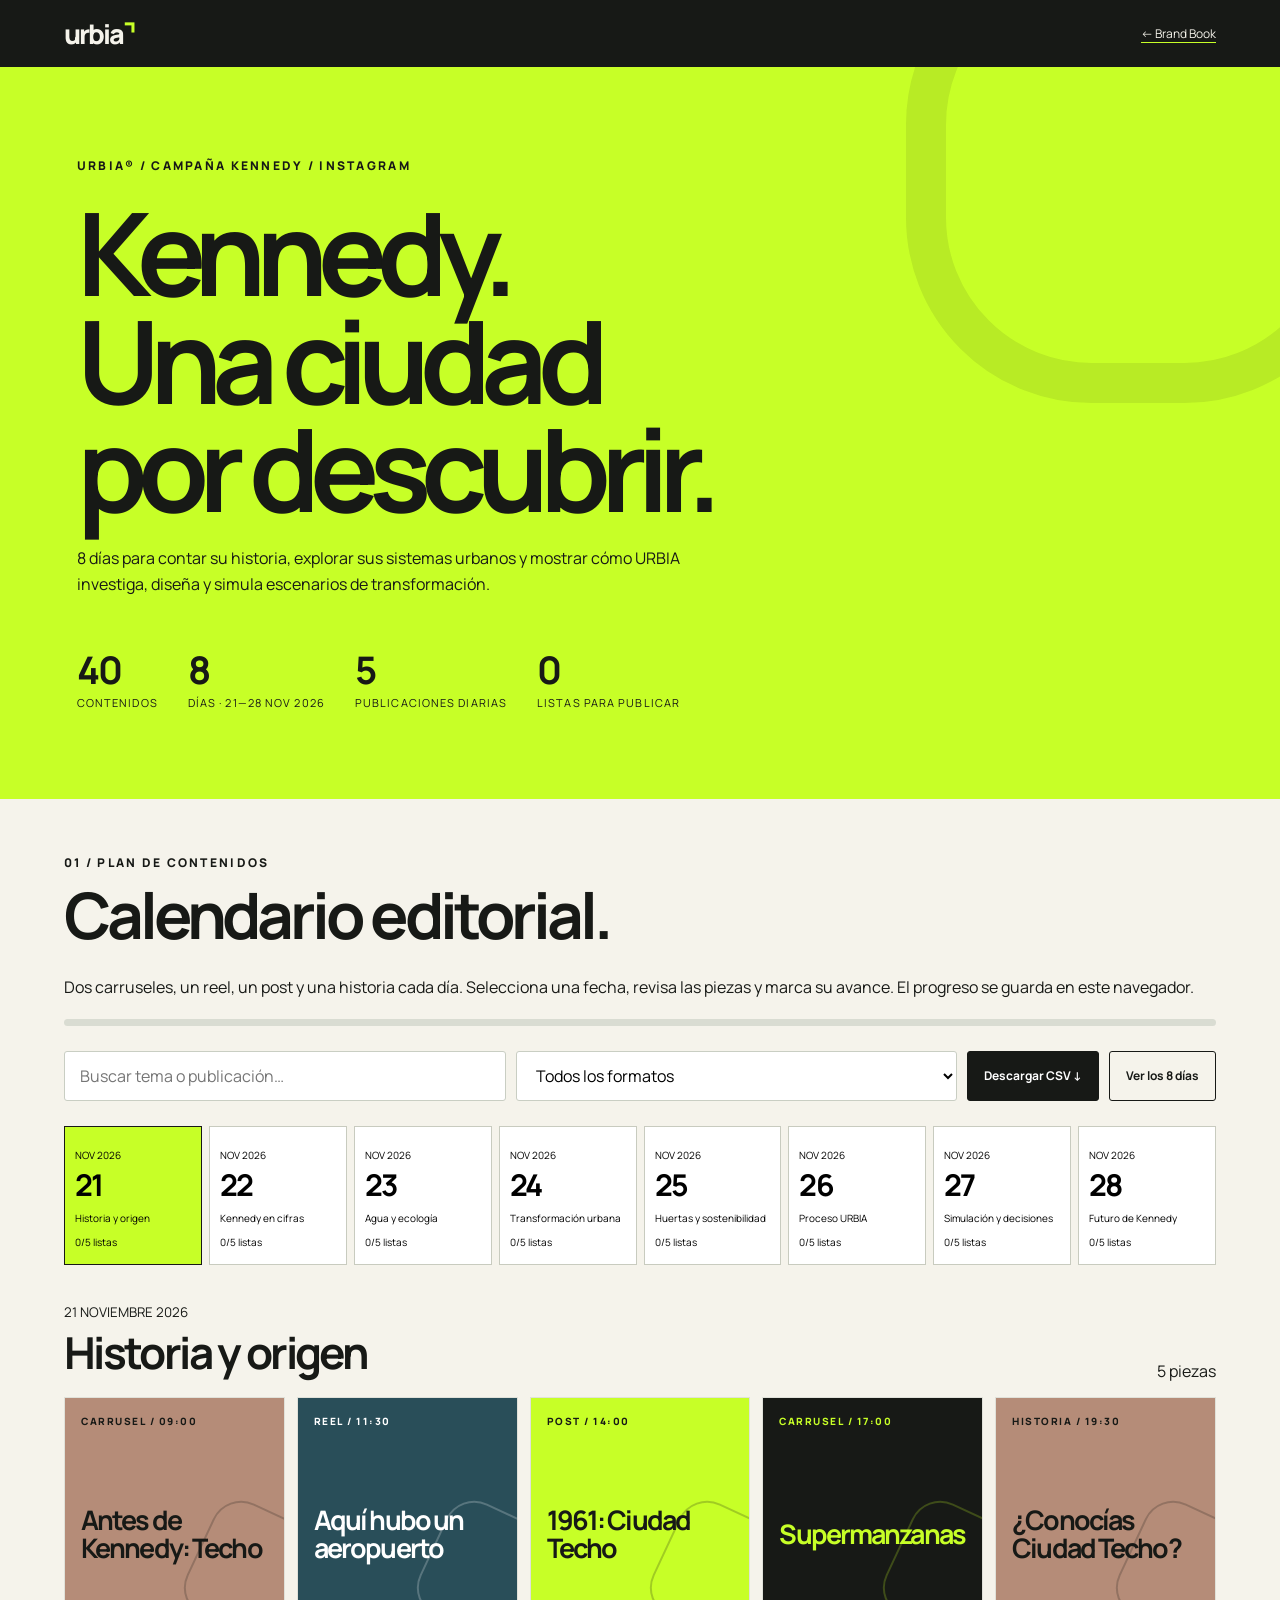
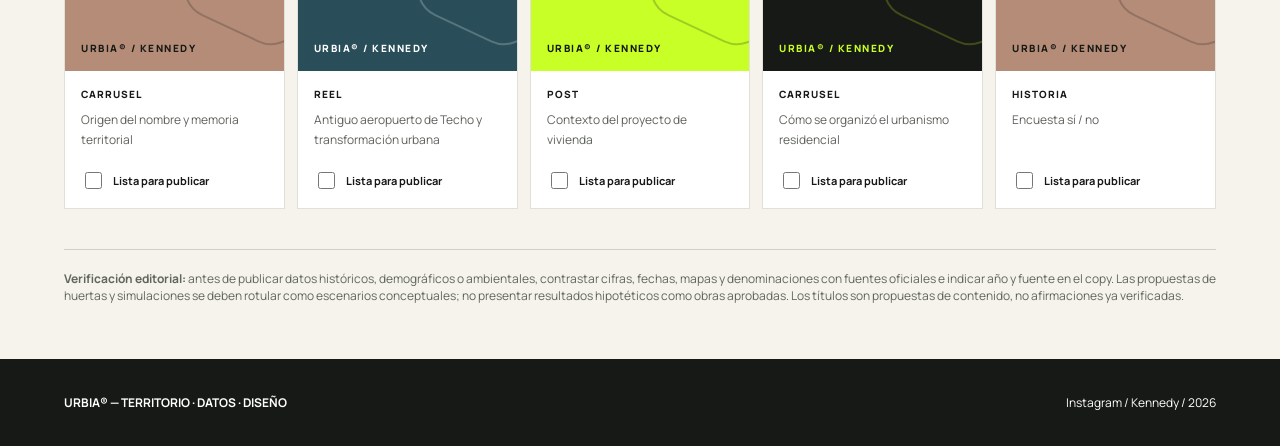
<file: parrilla-kennedy.html>
<!doctype html><html lang="es"><head><meta charset="utf-8"><meta name="viewport" content="width=device-width,initial-scale=1"><title>URBIA® — Parrilla Instagram Kennedy</title><link href="https://fonts.googleapis.com/css2?family=Manrope:wght@400;500;600;700;800&display=swap" rel="stylesheet"><style>
:root{--lime:#C7FF27;--ink:#171916;--ivory:#F5F3EB;--clay:#B58C78;--blue:#294E59}*{box-sizing:border-box}html{scroll-behavior:smooth}body{margin:0;background:var(--ivory);color:var(--ink);font-family:Manrope,Arial,sans-serif}a{color:inherit}button,input,select{font:inherit}button{cursor:pointer}.top{position:sticky;top:0;background:var(--ink);color:var(--ivory);z-index:10;padding:15px clamp(20px,5vw,80px);display:flex;align-items:center;justify-content:space-between;gap:15px}.brand{font-size:27px;font-weight:800;letter-spacing:-2px;text-decoration:none}.brand span{color:var(--lime)}.top a:last-child{font-size:12px;text-decoration:none;border-bottom:1px solid var(--lime)}.hero{background:var(--lime);padding:clamp(35px,7vw,100px) clamp(20px,6vw,100px);position:relative;overflow:hidden}.hero:after{content:"";position:absolute;width:30vw;height:30vw;border:40px solid #17191616;border-radius:40%;right:-7vw;top:-10vw;animation:spin 25s linear infinite}.eyebrow{font-size:12px;font-weight:800;letter-spacing:.19em}.hero h1{font-size:clamp(52px,9vw,140px);line-height:.94;letter-spacing:-.085em;margin:24px 0;position:relative;z-index:1}.hero p{max-width:670px;line-height:1.6}.metrics{display:flex;flex-wrap:wrap;gap:30px;margin-top:45px}.metric b{font-size:38px;letter-spacing:-.06em}.metric small{display:block;font-size:11px;text-transform:uppercase;letter-spacing:.1em}.wrap{max-width:1440px;margin:auto;padding:55px clamp(18px,5vw,70px)}h2{font-size:clamp(32px,5vw,65px);letter-spacing:-.065em;margin:0 0 12px}p{line-height:1.65}.tools{display:flex;gap:10px;flex-wrap:wrap;margin:25px 0}.tools input,.tools select{border:1px solid #c9cec3;background:white;padding:12px 15px;border-radius:3px;min-width:180px;flex:1}.btn{border:1px solid var(--ink);background:var(--ink);color:white;padding:12px 16px;border-radius:3px;font-weight:700;font-size:12px}.btn.alt{background:transparent;color:var(--ink)}.days{display:grid;grid-template-columns:repeat(8,minmax(0,1fr));gap:7px}.day{border:1px solid #c8cbbf;background:#fff;text-align:left;padding:15px 10px;min-height:98px;transition:.25s}.day:hover{transform:translateY(-4px)}.day.active{background:var(--lime);border-color:var(--ink)}.day strong{display:block;font-size:30px;letter-spacing:-.06em}.day small{font-size:10px}.day em{font-size:10px;font-style:normal;display:block;margin-top:8px}.panel-head{display:flex;justify-content:space-between;align-items:end;gap:20px;margin:35px 0 15px}.panel-head h3{font-size:clamp(25px,4vw,44px);letter-spacing:-.06em;margin:0}.grid{display:grid;grid-template-columns:repeat(5,minmax(0,1fr));gap:12px}.post{background:white;border:1px solid #e0e1d9;display:flex;flex-direction:column;min-width:0;transition:transform .25s,box-shadow .25s}.post:hover{transform:translateY(-6px);box-shadow:0 20px 35px #0001}.art{aspect-ratio:4/5;padding:16px;display:flex;flex-direction:column;justify-content:space-between;overflow:hidden;position:relative}.art:after{content:"";width:55%;aspect-ratio:1;border:2px solid currentColor;opacity:.22;position:absolute;right:-16%;bottom:13%;transform:rotate(25deg);border-radius:25%}.art small{font-size:10px;font-weight:800;letter-spacing:.15em}.art h4{font-size:clamp(19px,2.1vw,32px);line-height:1.07;letter-spacing:-.07em;margin:0;position:relative;z-index:1;overflow-wrap:anywhere}.post:nth-child(4n+1) .art{background:var(--clay)}.post:nth-child(4n+2) .art{background:var(--blue);color:white}.post:nth-child(4n+3) .art{background:var(--lime)}.post:nth-child(4n) .art{background:var(--ink);color:var(--lime)}.details{padding:16px;display:flex;flex-direction:column;gap:9px;flex:1}.details p{font-size:12px;margin:0;color:#5e625b}.type{font-size:10px;text-transform:uppercase;font-weight:800;letter-spacing:.1em}.check{display:flex;gap:8px;align-items:center;margin-top:auto;font-size:11px;font-weight:700;padding-top:10px}.check input{accent-color:#7baa00;width:17px;height:17px}.progress{height:7px;background:#d9dcd2;border-radius:20px;overflow:hidden;margin:18px 0}.progress>div{height:100%;background:#86a900;width:0;transition:width .4s}.note{border-top:1px solid #ccd0c5;margin-top:40px;padding-top:20px;color:#60665c;font-size:12px}.footer{background:var(--ink);color:white;padding:35px clamp(20px,5vw,70px);font-size:12px;display:flex;justify-content:space-between;gap:20px}@keyframes spin{to{transform:rotate(360deg)}}@media(max-width:1150px){.grid{grid-template-columns:repeat(3,minmax(0,1fr))}.days{grid-template-columns:repeat(4,1fr)}}@media(max-width:650px){.grid{grid-template-columns:repeat(2,minmax(0,1fr))}.days{grid-template-columns:repeat(4,1fr)}.hero:after{display:none}.art{padding:11px}.art h4{font-size:19px}.details{padding:10px}.top{padding:14px 20px}}@media(prefers-reduced-motion:reduce){*,*:before,*:after{animation:none!important;transition:none!important}}
.art{cursor:pointer}.art:hover{filter:brightness(.93)}.modal{position:fixed;inset:0;background:#10130fee;z-index:100;display:none;align-items:center;justify-content:center;padding:15px}.modal.open{display:flex}.modal-shell{width:min(820px,100%);max-height:96vh;overflow:auto;background:#F5F3EB;padding:20px}.modal-top,.modal-controls{display:flex;align-items:center;justify-content:space-between;gap:12px}.modal-top h3{margin:5px 0;font-size:22px}.slide-view{width:min(100%,490px);aspect-ratio:4/5;margin:15px auto;padding:30px;display:flex;flex-direction:column;justify-content:space-between;position:relative;overflow:hidden}.slide-view:after{content:"";position:absolute;width:70%;aspect-ratio:1;border:2px solid currentColor;opacity:.14;border-radius:35%;right:-20%;bottom:15%;transform:rotate(25deg)}.slide-view h4{font-size:clamp(32px,5vw,57px);letter-spacing:-.07em;line-height:1.05;margin:0;position:relative;z-index:1}.slide-view p{font-size:clamp(14px,2vw,19px);line-height:1.5;position:relative;z-index:1}.slide-view small,.slide-view footer{font-size:11px;font-weight:800;letter-spacing:.1em;position:relative;z-index:1}.modal-controls{max-width:490px;margin:auto}.modal button{background:#171916;color:white;border:0;padding:12px 15px;cursor:pointer;font-weight:800}.modal button:disabled{opacity:.3}.dots{font-size:12px;font-weight:800}.modal-hint{text-align:center;font-size:11px;color:#6b6e67}@media(max-width:650px){.slide-view{padding:20px}}</style></head><body><header class="top"><a class="brand" href="index.html">urbia<span>⌝</span></a><a href="index.html">← Brand Book</a></header><section class="hero"><div class="eyebrow">URBIA® / CAMPAÑA KENNEDY / INSTAGRAM</div><h1>Kennedy.<br>Una ciudad<br>por descubrir.</h1><p>8 días para contar su historia, explorar sus sistemas urbanos y mostrar cómo URBIA investiga, diseña y simula escenarios de transformación.</p><div class="metrics"><div class="metric"><b>40</b><small>contenidos</small></div><div class="metric"><b>8</b><small>días · 21—28 nov 2026</small></div><div class="metric"><b>5</b><small>publicaciones diarias</small></div><div class="metric"><b id="completed">0</b><small>listas para publicar</small></div></div></section><main class="wrap"><div class="eyebrow">01 / PLAN DE CONTENIDOS</div><h2>Calendario editorial.</h2><p>Dos carruseles, un reel, un post y una historia cada día. Selecciona una fecha, revisa las piezas y marca su avance. El progreso se guarda en este navegador.</p><div class="progress"><div id="bar"></div></div><div class="tools"><input id="search" placeholder="Buscar tema o publicación…" aria-label="Buscar"><select id="format" aria-label="Filtrar formato"><option value="">Todos los formatos</option><option>Carrusel</option><option>Reel</option><option>Post</option><option>Historia</option></select><button class="btn" id="csv">Descargar CSV ↓</button><button class="btn alt" id="all">Ver los 8 días</button></div><div class="days" id="days"></div><div id="content"></div><div class="note"><b>Verificación editorial:</b> antes de publicar datos históricos, demográficos o ambientales, contrastar cifras, fechas, mapas y denominaciones con fuentes oficiales e indicar año y fuente en el copy. Las propuestas de huertas y simulaciones se deben rotular como escenarios conceptuales; no presentar resultados hipotéticos como obras aprobadas. Los títulos son propuestas de contenido, no afirmaciones ya verificadas.</div></main><div class="modal" id="slide-modal" role="dialog" aria-modal="true"><div class="modal-shell"><div class="modal-top"><div><small id="modal-date"></small><h3 id="modal-title"></h3></div><button id="close-modal">✕ Cerrar</button></div><div id="slide-view" class="slide-view"></div><div class="modal-controls"><button id="prev-slide">← Anterior</button><span id="slide-count" class="dots"></span><button id="next-slide">Siguiente →</button></div><p class="modal-hint">Desliza o usa las flechas del teclado. Textos propuestos: verificar datos antes de publicar.</p></div></div><footer class="footer"><b>URBIA® — TERRITORIO · DATOS · DISEÑO</b><span>Instagram / Kennedy / 2026</span></footer><script>
const DAYS=[["21","Historia y origen",[["Carrusel","Antes de Kennedy: Techo","Origen del nombre y memoria territorial"],["Reel","Aquí hubo un aeropuerto","Antiguo aeropuerto de Techo y transformación urbana"],["Post","1961: Ciudad Techo","Contexto del proyecto de vivienda"],["Carrusel","Supermanzanas","Cómo se organizó el urbanismo residencial"],["Historia","¿Conocías Ciudad Techo?","Encuesta sí / no"]]],["22","Kennedy en cifras",[["Carrusel","¿Cuántas personas viven aquí?","Población con año y fuente oficial"],["Reel","Kennedy en 20 segundos","Mapa animado de territorio, comercio y vivienda"],["Post","Kennedy en el mapa","Extensión y localización con fuente"],["Carrusel","De UPZ a UPL","Explicación de divisiones de planeación"],["Historia","¿De qué barrio eres?","Caja de respuestas"]]],["23","Agua y ecología",[["Carrusel","Kennedy es territorio de agua","Humedales y estructura ecológica"],["Reel","El Burro, La Vaca, Techo y Tingua Azul","Recorrido cartográfico de humedales"],["Post","¿Qué hace un humedal?","Funciones ecológicas y biodiversidad"],["Carrusel","¿Por qué se inunda una ciudad?","Suelo impermeable, escorrentía y drenaje"],["Historia","¿Has visitado un humedal?","Encuesta"]]],["24","Transformación urbana",[["Carrusel","De Techo a Kennedy","Cronología urbana documentada"],["Reel","La ciudad crece por capas","Animación histórica del tejido"],["Post","La autoconstrucción hizo ciudad","Reconocer procesos barriales"],["Carrusel","Corabastos y el territorio","Relación entre abastecimiento, comercio y movilidad"],["Historia","Un lugar icónico de Kennedy","Caja de respuestas"]]],["25","Huertas y sostenibilidad",[["Carrusel","¿Y si los parques produjeran?","Propuesta conceptual, no obra ejecutada"],["Reel","De semilla a compost","Ciclo productivo completo"],["Post","Una huerta es más que sembrar","Comunidad, educación y mantenimiento"],["Carrusel","5 componentes de una huerta","Suelo, agua, cultivos, circulación y compostaje"],["Historia","¿Dónde harías una huerta?","Encuesta parque / colegio / barrio"]]],["26","Proceso URBIA",[["Carrusel","Así estudiamos Kennedy","Delimitación y preguntas de investigación"],["Reel","Del mapa al simulador","Captura real de la herramienta"],["Post","Primero entender, luego intervenir","Manifiesto de método"],["Carrusel","Cómo se construye un escenario","Datos, criterios, alternativas y evaluación"],["Historia","¿Qué variable analizarías?","Agua / movilidad / verde"]]],["27","Simulación y decisiones",[["Carrusel","¿Qué pasa si cambiamos un espacio?","Escenarios hipotéticos claramente identificados"],["Reel","Un territorio, varias posibilidades","Recorrido de funciones existentes"],["Post","Diseñar también es anticipar","Decisiones con evidencia"],["Carrusel","¿Qué indicadores importan?","Acceso, ambiente, uso y mantenimiento"],["Historia","Escenario A o B","Encuesta comparativa"]]],["28","Futuro de Kennedy",[["Carrusel","8 cosas que aprendimos","Hallazgos verificados y aprendizajes"],["Reel","Kennedy no es solo un mapa","Montaje de procesos y territorio"],["Post","El futuro se construye antes","Manifiesto de URBIA"],["Carrusel","Explora el simulador","Funciones reales y enlace"],["Historia","¿Qué simulamos después?","Caja de ideas"]]]];const TIMES=['09:00','11:30','14:00','17:00','19:30'];let current=0;let checks={};try{checks=JSON.parse(localStorage.getItem('urbia-kennedy-status')||'{}')}catch(e){}const $=id=>document.getElementById(id);const escapeHTML=s=>String(s).replace(/[&<>"']/g,c=>({'&':'&amp;','<':'&lt;','>':'&gt;','"':'&quot;',"'":'&#39;'}[c]));function progress(){const n=Object.values(checks).filter(Boolean).length;$('completed').textContent=n;$('bar').style.width=(n/40*100)+'%'}function render(){const query=$('search').value.toLowerCase(),format=$('format').value;const days=$('days');days.innerHTML=DAYS.map((d,i)=>'<button class="day '+(current===i?'active':'')+'" data-day="'+i+'"><small>NOV 2026</small><strong>'+d[0]+'</strong><small>'+d[1]+'</small><em>'+d[2].filter((_,j)=>checks[i+'-'+j]).length+'/5 listas</em></button>').join('');days.querySelectorAll('button').forEach(b=>b.onclick=()=>{current=Number(b.dataset.day);render()});const idx=current===-1?DAYS.map((_,i)=>i):[current];$('content').innerHTML=idx.map(i=>{const d=DAYS[i];const items=d[2].map((p,j)=>({p,j})).filter(({p})=>(!format||p[0]===format)&&(!query||p.join(' ').toLowerCase().includes(query)));if(!items.length)return '';return '<section><div class="panel-head"><div><small>'+d[0]+' NOVIEMBRE 2026</small><h3>'+escapeHTML(d[1])+'</h3></div><span>'+items.length+' piezas</span></div><div class="grid">'+items.map(({p,j})=>'<article class="post"><div class="art" role="button" tabindex="0" data-open="\x27+i+\x27-\x27+j+\x27"><small>'+escapeHTML(p[0].toUpperCase())+' / '+TIMES[j]+'</small><h4>'+escapeHTML(p[1])+'</h4><small>URBIA® / KENNEDY</small></div><div class="details"><span class="type">'+escapeHTML(p[0])+'</span><p>'+escapeHTML(p[2])+'</p><label class="check"><input type="checkbox" data-key="'+i+'-'+j+'" '+(checks[i+'-'+j]?'checked':'')+'> Lista para publicar</label></div></article>').join('')+'</div></section>'}).join('')||'<p>No hay resultados para estos filtros.</p>';$('content').querySelectorAll('input[data-key]').forEach(c=>c.onchange=()=>{checks[c.dataset.key]=c.checked;try{localStorage.setItem('urbia-kennedy-status',JSON.stringify(checks))}catch(e){}progress();render()});$('content').querySelectorAll('[data-open]').forEach(el=>{el.onclick=()=>openSlides(el.dataset.open);el.onkeydown=e=>{if(e.key==='Enter'){openSlides(el.dataset.open)}}});progress()}$('search').oninput=render;$('format').onchange=render;$('all').onclick=()=>{current=-1;render()};$('csv').onclick=()=>{const rows=[['Fecha','Hora','Formato','Título','Enfoque','Estado']];DAYS.forEach((d,i)=>d[2].forEach((p,j)=>rows.push(['2026-11-'+d[0],TIMES[j],...p,checks[i+'-'+j]?'Lista':'Pendiente'])));const csv='\ufeff'+rows.map(r=>r.map(x=>'"'+String(x).replace(/"/g,'""')+'"').join(',')).join('\r\n');const a=document.createElement('a');a.href=URL.createObjectURL(new Blob([csv],{type:'text/csv;charset=utf-8'}));a.download='urbia-parrilla-kennedy-21-28-noviembre.csv';a.click();setTimeout(()=>URL.revokeObjectURL(a.href),1000)};let activeSlides=[],slideIndex=0;function makeSlides(p){const [kind,title,desc]=p;let middle;if(/huerta|parques produjeran/i.test(title))middle=[['Un sistema completo','Suelo, riego, especies, accesos y mantenimiento.'],['Del cultivo al aprovechamiento','Siembra, cuidado, cosecha y residuos orgánicos.'],['Diseñar para la comunidad','Participación, aprendizaje y gestión a largo plazo.']];else if(/humedal|agua|inunda/i.test(title))middle=[['El agua estructura el territorio','Humedales, canales y escorrentías están conectados.'],['Más allá del suelo construido','Los ecosistemas cumplen funciones ambientales.'],['Leer las relaciones','Observar drenaje, coberturas y usos del suelo.']];else if(/escenario|simul|indicadores/i.test(title))middle=[['Definir variables','¿Qué aspectos del territorio vamos a comparar?'],['Construir alternativas','Escenarios hipotéticos con criterios claros.'],['Evaluar resultados','Comparar sin confundir simulación con obra aprobada.']];else if(/techo|kennedy|supermanzana|upz/i.test(title))middle=[['Una historia en capas','Kennedy reúne distintas etapas de urbanización.'],['Leer el mapa','La forma de las manzanas cuenta parte de su historia.'],['Las fuentes importan','Verificar fechas y cifras con documentos oficiales.']];else middle=[['¿Qué observamos?','Relaciones entre espacio, personas y ambiente.'],['¿Cómo lo estudiamos?','Mapas, indicadores y representaciones.'],['¿Qué preguntas aparecen?','Cada hallazgo abre posibilidades de diseño.']];return [{heading:title,body:desc},...middle.map(x=>({heading:x[0],body:x[1]})),{heading:'Kennedy sigue transformándose.',body:'¿Qué cambiarías tú? Cuéntanos en comentarios. · URBIA®'}]}function openSlides(key){const [i,j]=key.split('-').map(Number),p=DAYS[i][2][j];activeSlides=makeSlides(p);slideIndex=0;$('modal-title').textContent=p[1];$('modal-date').textContent=DAYS[i][0]+' NOV 2026 / '+p[0];$('slide-modal').classList.add('open');document.body.style.overflow='hidden';paintSlide()}function paintSlide(){const x=activeSlides[slideIndex],palettes=[['#C7FF27','#171916'],['#294E59','#F5F3EB'],['#B58C78','#171916'],['#171916','#C7FF27'],['#A99BCB','#171916']],colors=palettes[slideIndex%5],v=$('slide-view');v.style.background=colors[0];v.style.color=colors[1];v.innerHTML='<small>URBIA® / KENNEDY · '+(slideIndex+1)+' / '+activeSlides.length+'</small><div><h4>'+escapeHTML(x.heading)+'</h4><p>'+escapeHTML(x.body)+'</p></div><footer>CIUDAD · TERRITORIO · FUTURO ↗</footer>';$('slide-count').textContent=(slideIndex+1)+' / '+activeSlides.length;$('prev-slide').disabled=slideIndex===0;$('next-slide').disabled=slideIndex===activeSlides.length-1}function moveSlide(n){slideIndex=Math.max(0,Math.min(activeSlides.length-1,slideIndex+n));paintSlide()}$('prev-slide').onclick=()=>moveSlide(-1);$('next-slide').onclick=()=>moveSlide(1);function closeSlides(){$('slide-modal').classList.remove('open');document.body.style.overflow=''}$('close-modal').onclick=closeSlides;$('slide-modal').onclick=e=>{if(e.target===$('slide-modal'))closeSlides()};document.addEventListener('keydown',e=>{if(!$('slide-modal').classList.contains('open'))return;if(e.key==='Escape')closeSlides();if(e.key==='ArrowRight')moveSlide(1);if(e.key==='ArrowLeft')moveSlide(-1)});let touchX=0;$('slide-view').addEventListener('touchstart',e=>touchX=e.touches[0].clientX,{passive:true});$('slide-view').addEventListener('touchend',e=>{let diff=e.changedTouches[0].clientX-touchX;if(Math.abs(diff)>45)moveSlide(diff<0?1:-1)},{passive:true});render();
</script></body></html>
</file>
